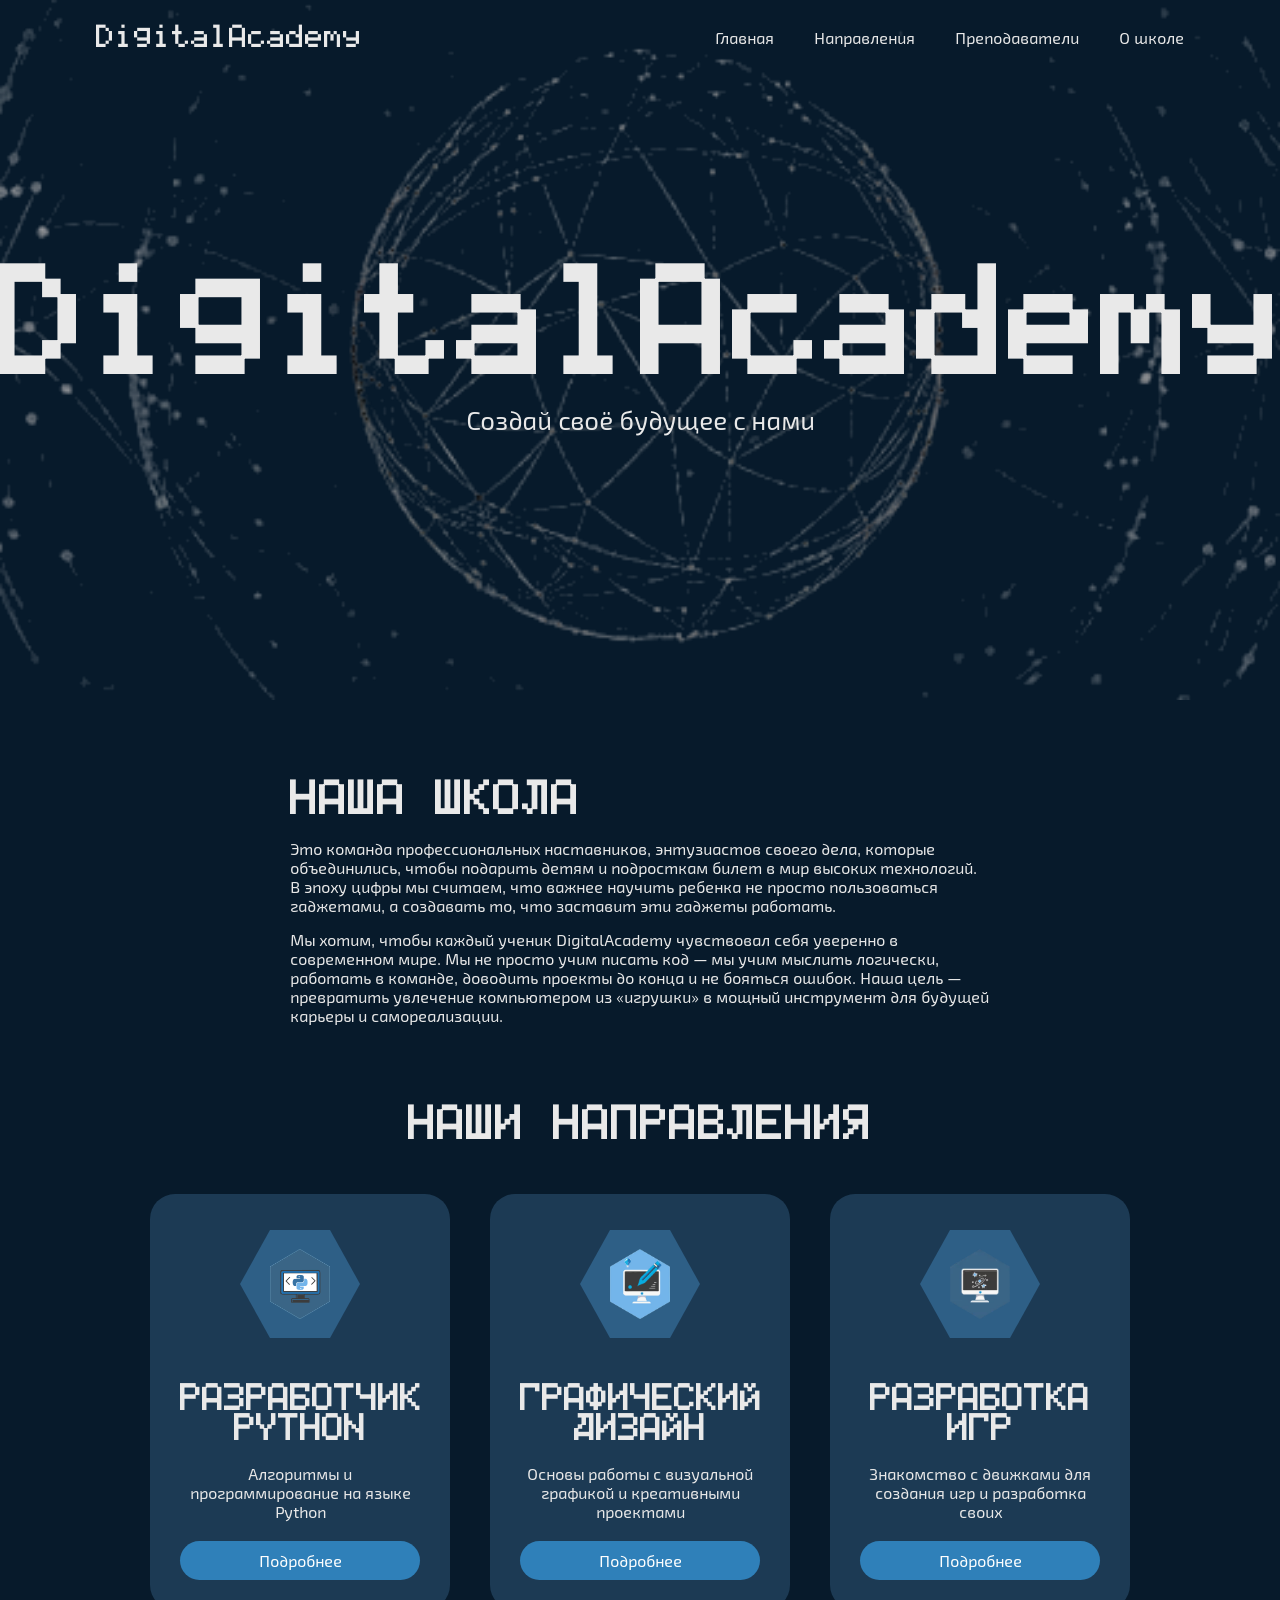
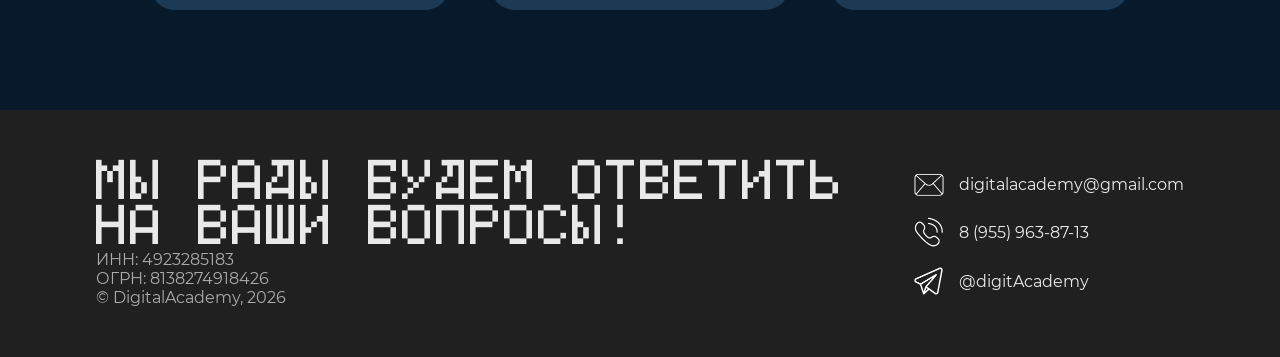
<file: index.html>
<!DOCTYPE html>
<html lang="ru">
<head>
  <meta charset="UTF-8">
  <meta name="viewport" content="width=device-width, initial-scale=1.0">
  <title>DigitalAcademy</title>
  <script src="js/transition.js"></script>
  <link rel="stylesheet" href="styles/style.css">
</head>
<body>

<header class="header">
  <div class="container header-row">
    <div class="logo">DigitalAcademy</div>
    <nav class="nav">
      <a href="index.html">Главная</a>
      <a href="directions.html">Направления</a>
      <a href="teacher.html">Преподаватели</a>
      <a href="#">О школе</a>
    </nav>
  </div>
</header>

<section class="hero">
  <div class="hero-content">
    <h1>DigitalAcademy</h1>
    <p>Создай своё будущее с нами</p>
  </div>
</section>

<section class="about container">
  <h2>НАША ШКОЛА</h2>
  <p>
    Это команда профессиональных наставников, энтузиастов своего дела, которые объединились, 
чтобы подарить детям и подросткам билет в мир высоких технологий. В эпоху цифры мы считаем, 
что важнее научить ребенка не просто пользоваться гаджетами, а создавать то, что заставит эти гаджеты работать.
  </p>
  <p>
    Мы хотим, чтобы каждый ученик DigitalAcademy чувствовал себя уверенно в современном мире. 
Мы не просто учим писать код — мы учим мыслить логически, работать в команде, доводить проекты до конца и 
не бояться ошибок. Наша цель — превратить увлечение компьютером из «игрушки» в мощный инструмент 
для будущей карьеры и самореализации.
  </p>
</section>

<section class="directions container">
  <h2>НАШИ НАПРАВЛЕНИЯ</h2>

  <div class="cards">

    <div class="card">
      <div class="hex"><img src="img/python.avif" alt="карточка"></div>
      <h3>РАЗРАБОТЧИК PYTHON</h3>
      <p>Алгоритмы и программирование на языке Python</p>
      <a href="directions.html#python" class="btn">Подробнее</a>
    </div>

    <div class="card">
      <div class="hex"><img src="img/design.avif" alt="карточка"></div>
      <h3>ГРАФИЧЕСКИЙ ДИЗАЙН</h3>
      <p>Основы работы с визуальной графикой и креативными проектами</p>
      <a href="directions.html#design" class="btn">Подробнее</a>
    </div>

    <div class="card">
      <div class="hex"><img src="img/game.avif" alt="карточка"></div>
      <h3>РАЗРАБОТКА ИГР</h3>
      <p>Знакомство с движками для создания игр и разработка своих</p>
      <a href="directions.html#games" class="btn">Подробнее</a>
    </div>

  </div>
</section>

<footer class="footer">
  <div class="container footer-row">
    <div class="footer-left">
      <div class="footer-title">МЫ РАДЫ БУДЕМ ОТВЕТИТЬ НА ВАШИ ВОПРОСЫ!</div>
      <p>ИНН: 4923285183</p>
      <p>ОГРН: 8138274918426</p>
      <p>© DigitalAcademy, 2026</p>
    </div>
    <div class="footer-right">
      <div class="contact">
        <img src="img/mail.png" alt="логопочта">
        <span>digitalacademy@gmail.com</span>
      </div>
      <div class="contact">
        <img src="img/phone.png" alt="логотелефон">
        <span>8 (955) 963-87-13</span>
      </div>
      <div class="contact">
        <img src="img/tg.png" alt="логотг">
        <span>@digitAcademy</span>
      </div>
    </div>
  </div>
</footer>
</body>
</html>
</file>
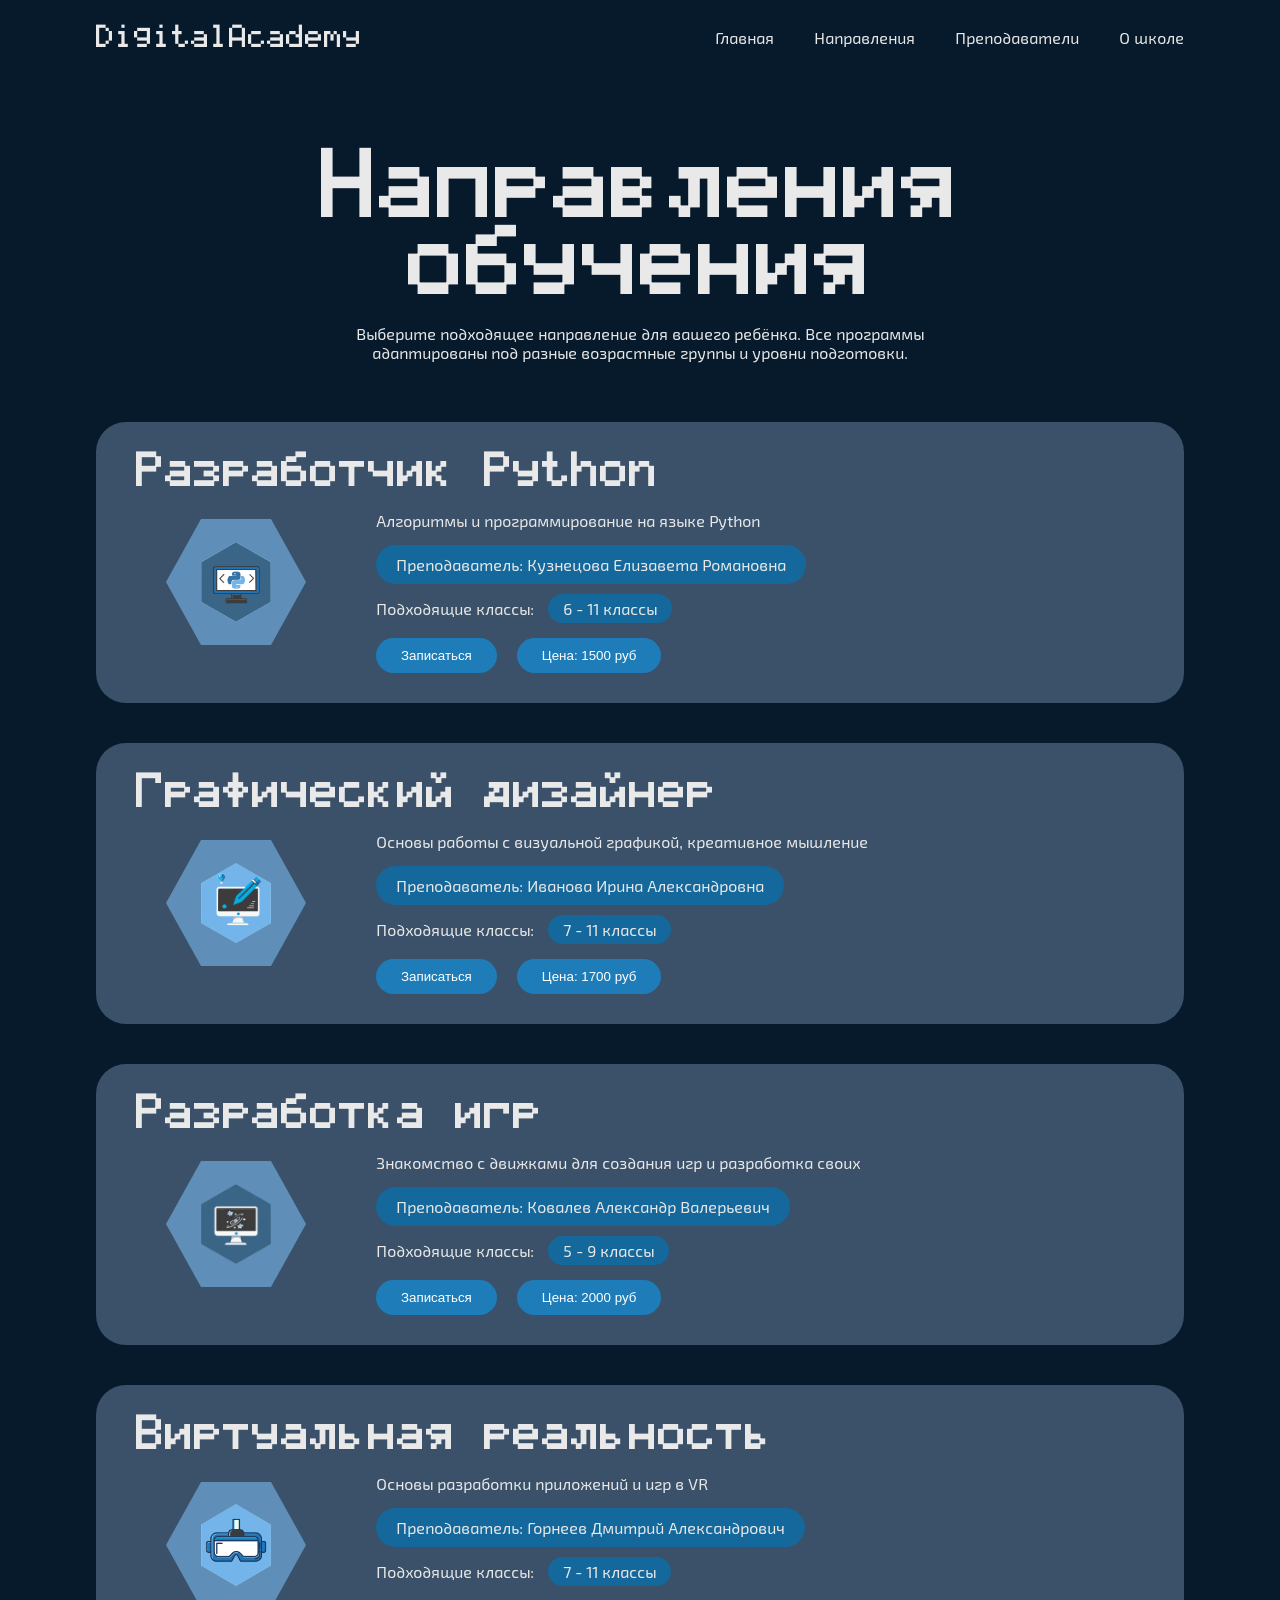
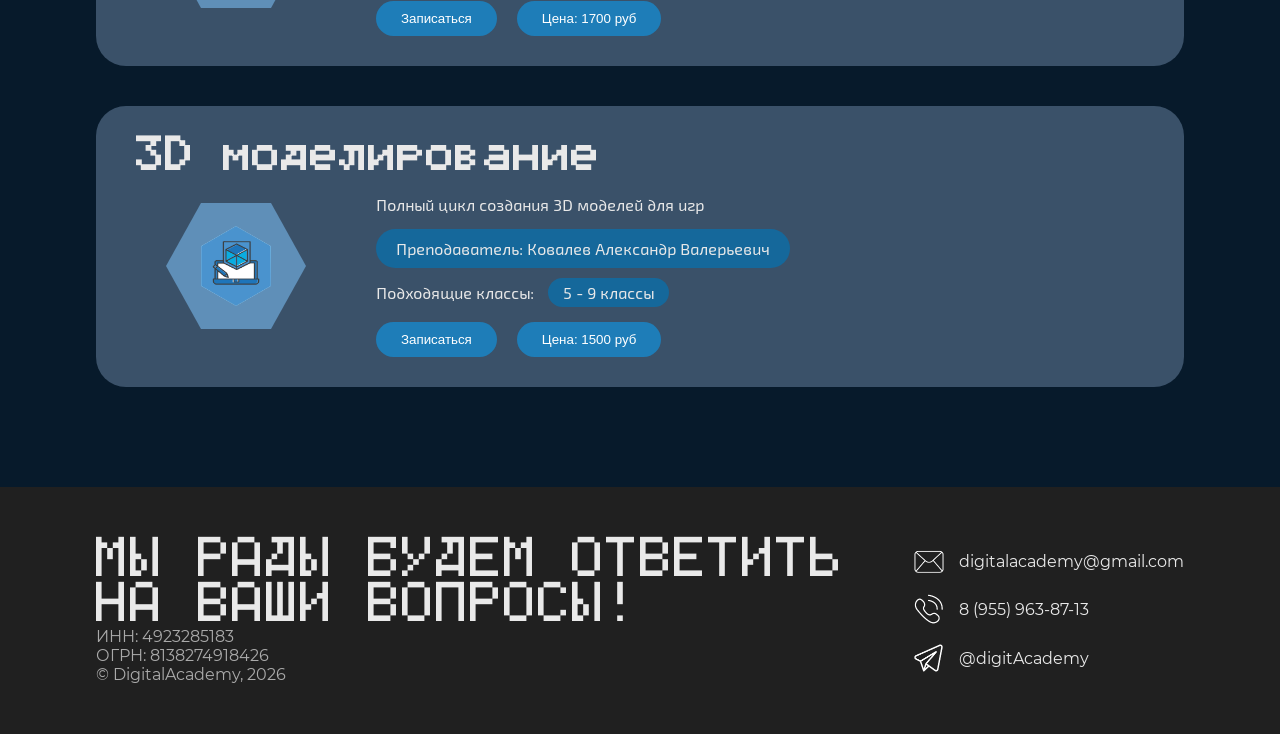
<file: directions.html>
<!DOCTYPE html>
<html lang="ru">
<head>
  <meta charset="UTF-8">
  <meta name="viewport" content="width=device-width, initial-scale=1.0">
  <title>Направления</title>
  <script src="js/transition.js"></script>
  <link rel="stylesheet" href="styles/style.css">
  <link rel="stylesheet" href="styles/styledirections.css">
</head>

<body>

<header class="header">
  <div class="container header-row">
    <div class="logo">DigitalAcademy</div>
    <nav class="nav">
      <a href="index.html">Главная</a>
      <a href="directions.html">Направления</a>
      <a href="teacher.html">Преподаватели</a>
      <a href="#">О школе</a>
    </nav>
  </div>
</header>


<section class="directions-page container">
  <h1 class="page-title">Направления обучения</h1>
  <p class="page-subtitle">
    Выберите подходящее направление для вашего ребёнка.
    Все программы адаптированы под разные возрастные группы и уровни подготовки.
  </p>

  <div class="courses">
    <div class="course" id="python">
      <h2>Разработчик Python</h2>
      <div class="course-grid">
        <div class="left">
          <div class="hex">
            <img src="img/python.avif" alt="карточка">
          </div>
        </div>
        <div class="right">
          <p>Алгоритмы и программирование на языке Python</p>
          <div class="teacher">
            Преподаватель: Кузнецова Елизавета Романовна
          </div>
          <div class="classes">
            Подходящие классы:
            <span>6 - 11 классы</span>
          </div>
          <div class="buttons">
            <button>Записаться</button>
            <button class="outline">Цена: 1500 руб</button>
          </div>
        </div>
      </div>
    </div>

    <div class="course" id="design">
      <h2>Графический дизайнер</h2>
      <div class="course-grid">
        <div class="left">
          <div class="hex">
            <img src="img/design.avif" alt="карточка">
          </div>
        </div>
        <div class="right">
          <p>Основы работы с визуальной графикой, креативное мышление</p>
          <div class="teacher">
            Преподаватель: Иванова Ирина Александровна
          </div>
          <div class="classes">
            Подходящие классы:
            <span>7 - 11 классы</span>
          </div>
          <div class="buttons">
            <button>Записаться</button>
            <button class="outline">Цена: 1700 руб</button>
          </div>
        </div>
      </div>
    </div>

    <div class="course" id="games">
      <h2>Разработка игр</h2>
      <div class="course-grid">
        <div class="left">
          <div class="hex">
            <img src="img/game.avif" alt="карточка">
          </div>
        </div>
        <div class="right">
          <p>Знакомство с движками для создания игр и разработка своих</p>
          <div class="teacher">
            Преподаватель: Ковалев Александр Валерьевич
          </div>
          <div class="classes">
            Подходящие классы:
            <span>5 - 9 классы</span>
          </div>
          <div class="buttons">
            <button>Записаться</button>
            <button class="outline">Цена: 2000 руб</button>
          </div>
        </div>
      </div>
    </div>

    <div class="course" id="vr">
      <h2>Виртуальная реальность</h2>
      <div class="course-grid">
        <div class="left">
          <div class="hex">
            <img src="img/vr.avif" alt="карточка">
          </div>
        </div>
        <div class="right">
          <p>Основы разработки приложений и игр в VR</p>
          <div class="teacher">
            Преподаватель: Горнеев Дмитрий Александрович
          </div>
          <div class="classes">
            Подходящие классы:
            <span>7 - 11 классы</span>
          </div>
          <div class="buttons">
            <button>Записаться</button>
            <button class="outline">Цена: 1700 руб</button>
          </div>
        </div>
      </div>
    </div>

    <div class="course" id="modeling">
      <h2>3D моделирование</h2>
      <div class="course-grid">
        <div class="left">
          <div class="hex">
            <img src="img/3d.avif" alt="карточка">
          </div>
        </div>
        <div class="right">
          <p>Полный цикл создания 3D моделей для игр</p>
          <div class="teacher">
            Преподаватель: Ковалев Александр Валерьевич
          </div>
          <div class="classes">
            Подходящие классы:
            <span>5 - 9 классы</span>
          </div>
          <div class="buttons">
            <button>Записаться</button>
            <button class="outline">Цена: 1500 руб</button>
          </div>
        </div>
      </div>
    </div>
  </div>
</section>

<footer class="footer">
  <div class="container footer-row">
    <div class="footer-left">
      <div class="footer-title">МЫ РАДЫ БУДЕМ ОТВЕТИТЬ НА ВАШИ ВОПРОСЫ!</div>
      <p>ИНН: 4923285183</p>
      <p>ОГРН: 8138274918426</p>
      <p>© DigitalAcademy, 2026</p>
    </div>
    <div class="footer-right">
      <div class="contact">
        <img src="img/mail.png" alt="логопочта">
        <span>digitalacademy@gmail.com</span>
      </div>
      <div class="contact">
        <img src="img/phone.png" alt="логотелефон">
        <span>8 (955) 963-87-13</span>
      </div>
      <div class="contact">
        <img src="img/tg.png" alt="логотг">
        <span>@digitAcademy</span>
      </div>
    </div>
  </div>
</footer>
</body>
</html>
</file>
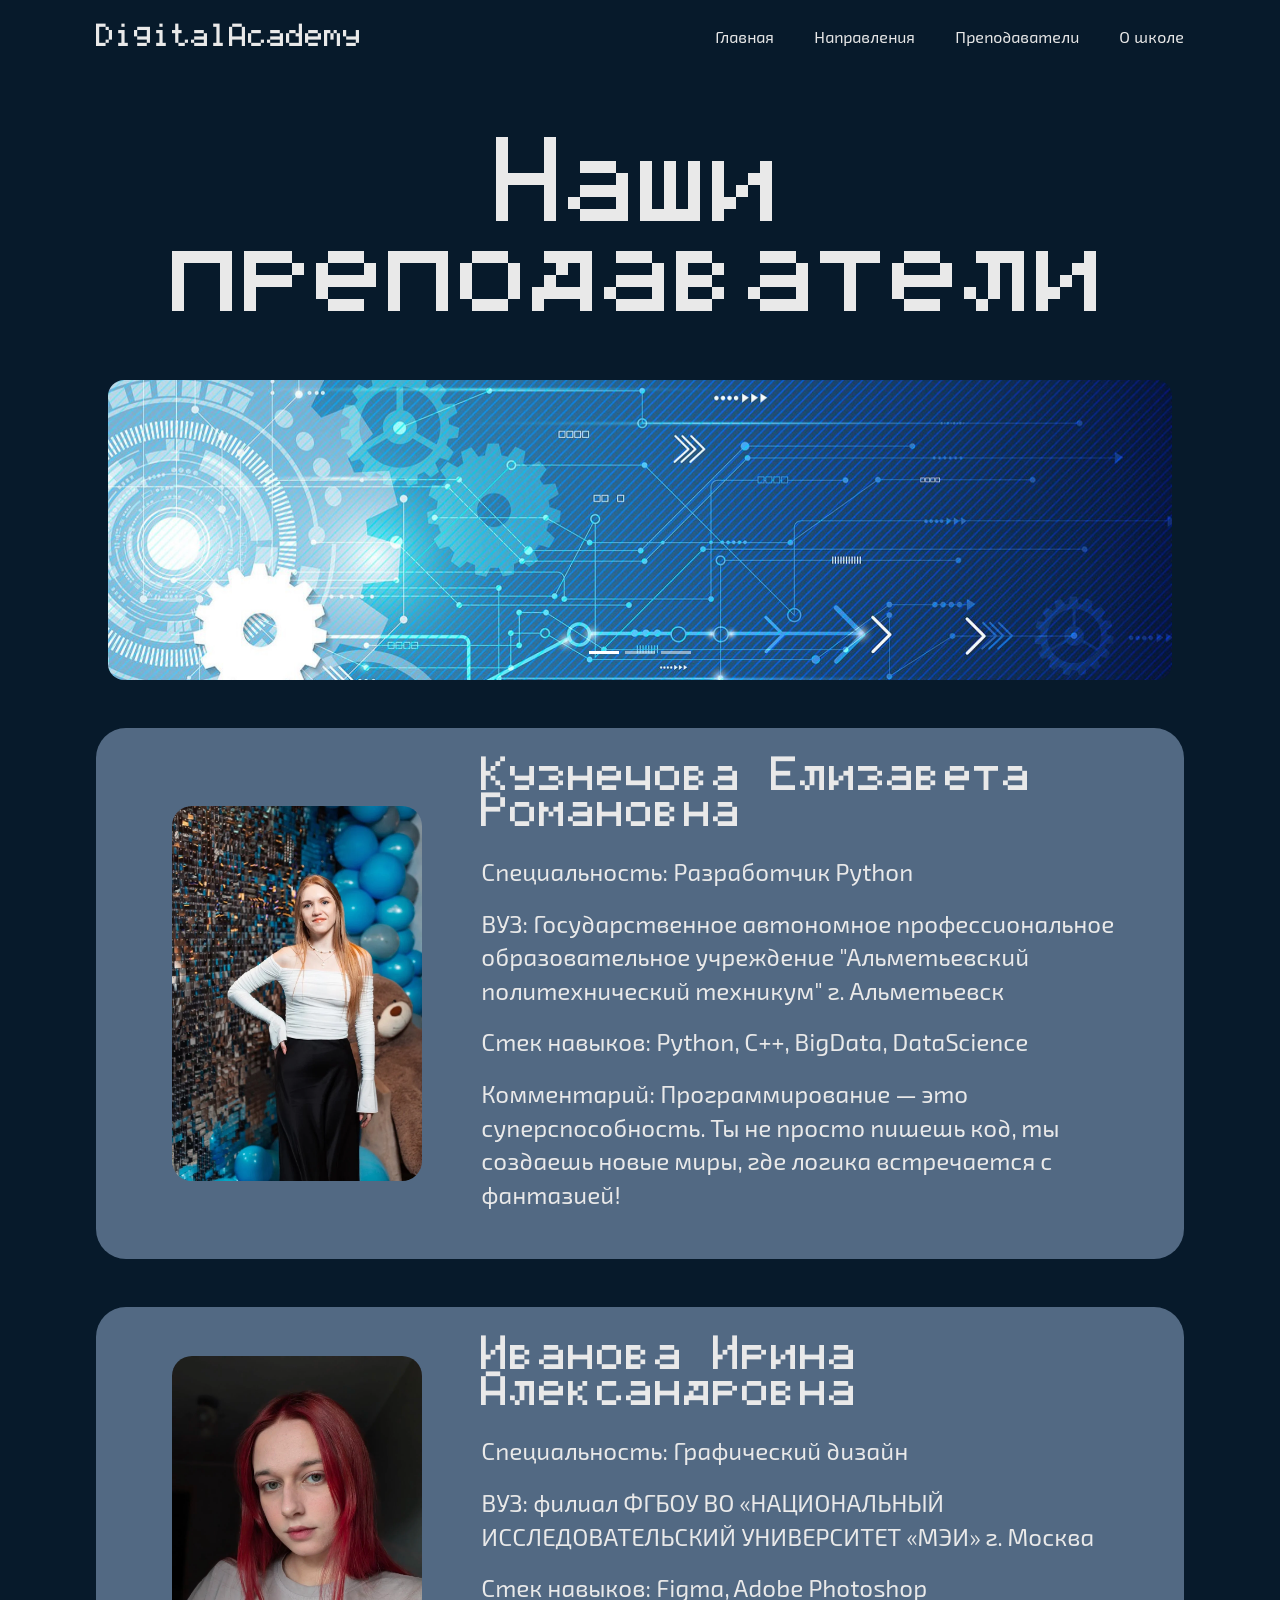
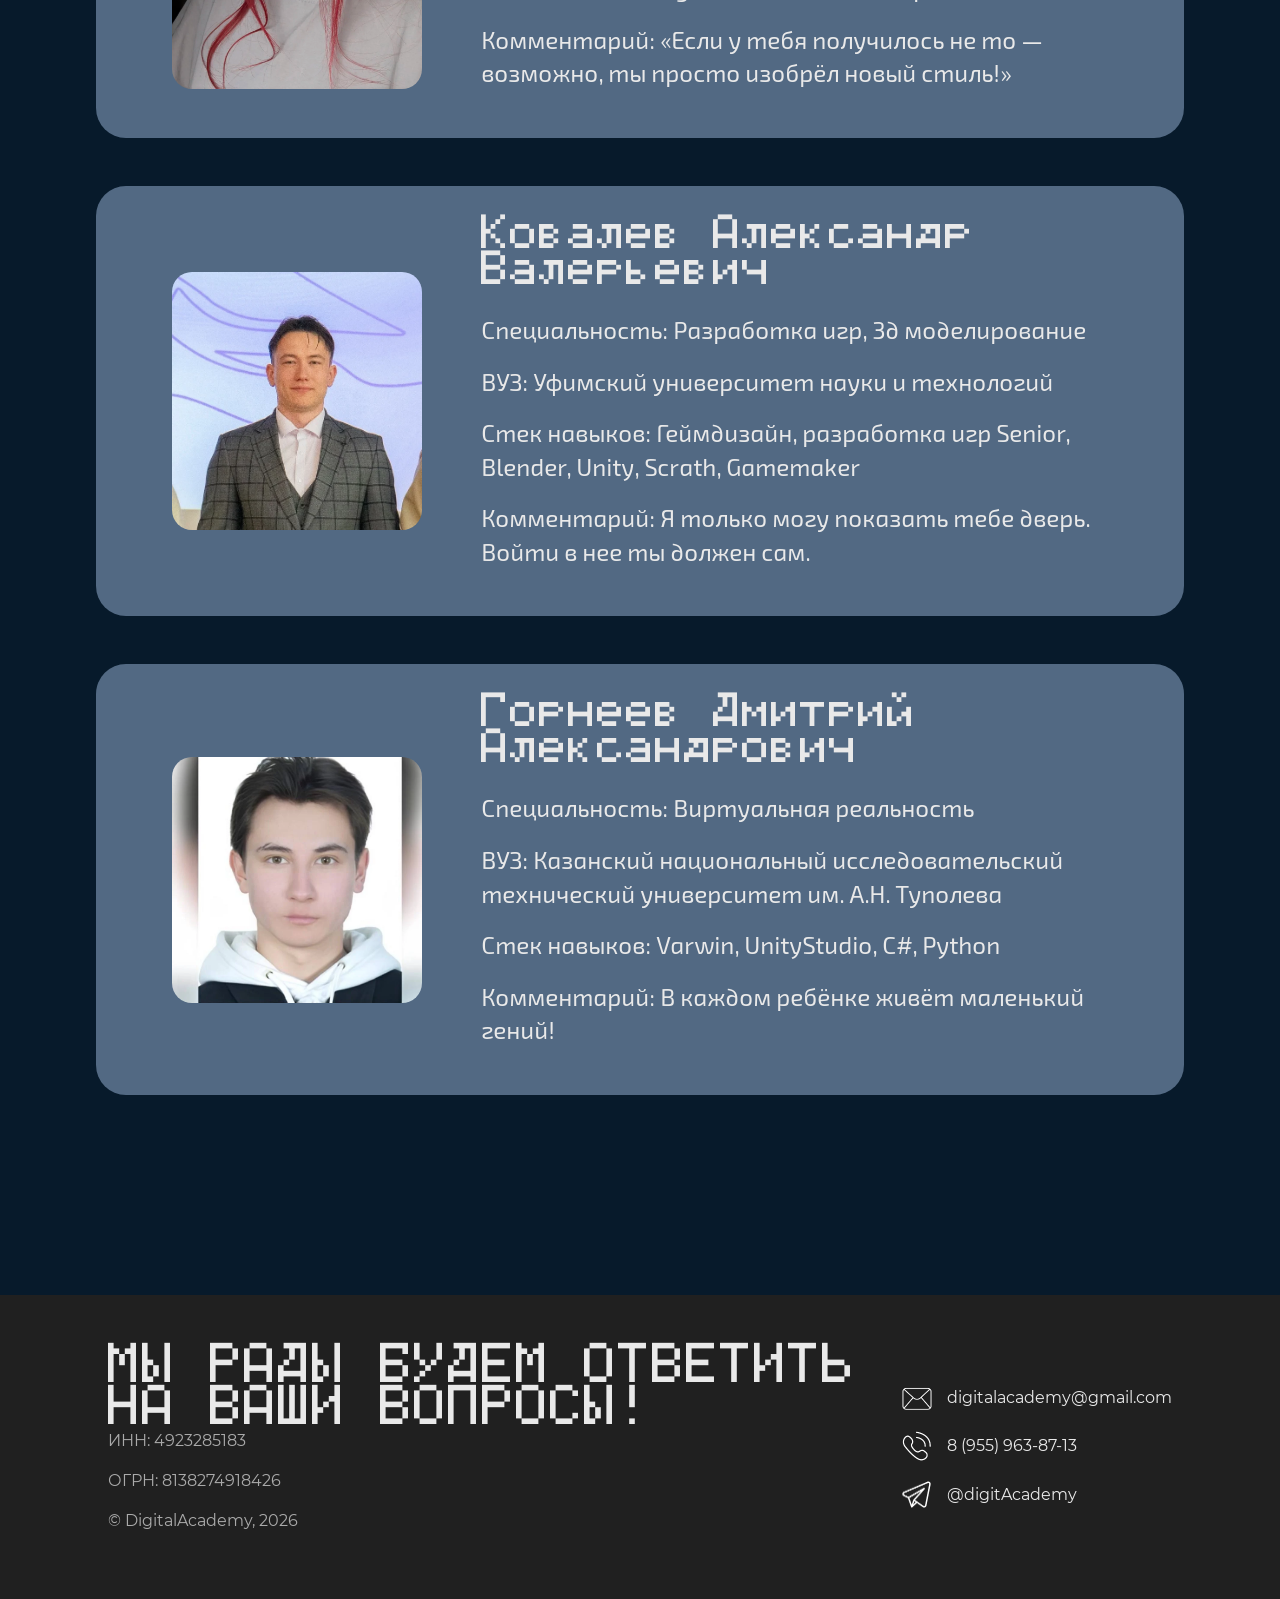
<file: teacher.html>
<!DOCTYPE html>
<html lang="ru">
<head>
    <meta charset="UTF-8">
    <meta name="viewport" content="width=device-width, initial-scale=1.0">
    <title>Преподаватели</title>
    <script src="js/transition.js"></script>
    <link href="https://cdn.jsdelivr.net/npm/bootstrap@5.3.3/dist/css/bootstrap.min.css" rel="stylesheet">
    <link rel="stylesheet" href="styles/style.css">
    <link rel="stylesheet" href="styles/styleteacher.css">
</head>
<body>
<header class="header">
  <div class="container header-row">
    <div class="logo">DigitalAcademy</div>
    <nav class="nav">
      <a href="index.html">Главная</a>
      <a href="directions.html">Направления</a>
      <a href="teacher.html">Преподаватели</a>
      <a href="#">О школе</a>
    </nav>
  </div>
</header>
<section class="teachers-section container">
    <h1 class="teachers-title text-center">
        Наши <br>
        преподаватели
    </h1>
    <div id="teacherCarousel" class="carousel slide mb-5" data-bs-ride="carousel">
        <div class="carousel-indicators">
            <button type="button" data-bs-target="#teacherCarousel" data-bs-slide-to="0" class="active"></button>
            <button type="button" data-bs-target="#teacherCarousel" data-bs-slide-to="1"></button>
            <button type="button" data-bs-target="#teacherCarousel" data-bs-slide-to="2"></button>
        </div>
        <div class="carousel-inner rounded-4 overflow-hidden">
            <div class="carousel-item active">
                <img src="img/baner1.jpg" class="d-block w-100" alt="банер">
            </div>
            <div class="carousel-item">
                <img src="img/banner2.png" class="d-block w-100" alt="банер">
            </div>
            <div class="carousel-item">
                <img src="img/banner3.png" class="d-block w-100" alt="банер">
            </div>
        </div>
    </div>
    <div class="row g-5">
        <div class="col-12">
            <div class="teacher-card row align-items-center">
                <div class="col-lg-4 text-center">
                    <img src="img/teacher1.png" class="teacher-photo img-fluid" alt="учитель">
                </div>
                <div class="col-lg-8">
                    <h2>
                        Кузнецова Елизавета Романовна
                    </h2>
                    <p>
                        <span>Специальность:</span>
                        Разработчик Python
                    </p>
                    <p>
                        <span>ВУЗ:</span>
                        Государственное автономное профессиональное образовательное учреждение "Альметьевский политехнический техникум" г. Альметьевск
                    </p>
                    <p>
                        <span>Стек навыков:</span>
                        Python, C++, BigData, DataScience
                    </p>
                    <p>
                        <span>Комментарий:</span>
                        Программирование — это суперспособность. Ты не просто пишешь код, ты создаешь новые миры, где логика встречается с фантазией!
                    </p>
                </div>
            </div>
        </div>
        <div class="col-12">
            <div class="teacher-card row align-items-center">
                <div class="col-lg-4 text-center">
                    <img src="img/teacher2.png" class="teacher-photo img-fluid" alt="учитель">
                </div>
                <div class="col-lg-8">
                    <h2>
                        Иванова Ирина Александровна
                    </h2>
                    <p>
                        <span>Специальность:</span>
                        Графический дизайн
                    </p>
                    <p>
                        <span>ВУЗ:</span>
                        филиал ФГБОУ ВО «НАЦИОНАЛЬНЫЙ ИССЛЕДОВАТЕЛЬСКИЙ УНИВЕРСИТЕТ «МЭИ» г. Москва
                    </p>
                    <p>
                        <span>Стек навыков:</span>
                        Figma, Adobe Photoshop
                    </p>
                    <p>
                        <span>Комментарий:</span>
                        «Если у тебя получилось не то — возможно, ты просто изобрёл новый стиль!»
                    </p>
                </div>
            </div>
        </div>
        <div class="col-12">
            <div class="teacher-card row align-items-center">
                <div class="col-lg-4 text-center">
                    <img src="img/teacher3.png" class="teacher-photo img-fluid" alt="учитель">
                </div>

                <div class="col-lg-8">
                    <h2>
                        Ковалев Александр Валерьевич
                    </h2>
                    <p>
                        <span>Специальность:</span>
                        Разработка игр, 3д моделирование
                    </p>
                    <p>
                        <span>ВУЗ:</span>
                        Уфимский университет науки и технологий
                    </p>
                    <p>
                        <span>Стек навыков:</span>
                        Геймдизайн, разработка игр Senior, Blender, Unity, Scrath, Gamemaker
                    </p>
                    <p>
                        <span>Комментарий:</span>
                        Я только могу показать тебе дверь. Войти в нее ты должен сам.
                    </p>
                </div>
            </div>
        </div>
        <div class="col-12">
            <div class="teacher-card row align-items-center">
                <div class="col-lg-4 text-center">
                    <img src="img/teacher4.png" class="teacher-photo img-fluid" alt="учитель">
                </div>
                <div class="col-lg-8">
                    <h2>
                        Горнеев Дмитрий Александрович
                    </h2>
                    <p>
                        <span>Специальность:</span>
                        Виртуальная реальность
                    </p>
                    <p>
                        <span>ВУЗ:</span>
                        Казанский национальный исследовательский технический университет им. А.Н. Туполева
                    </p>
                    <p>
                        <span>Стек навыков:</span>
                        Varwin, UnityStudio, C#, Python
                    </p>
                    <p>
                        <span>Комментарий:</span>
                        В каждом ребёнке живёт маленький гений!
                    </p>
                </div>
            </div>
        </div>
    </div>
</section>

<footer class="footer">
  <div class="container footer-row">
    <div class="footer-left">
      <div class="footer-title">МЫ РАДЫ БУДЕМ ОТВЕТИТЬ НА ВАШИ ВОПРОСЫ!</div>
      <p>ИНН: 4923285183</p>
      <p>ОГРН: 8138274918426</p>
      <p>© DigitalAcademy, 2026</p>
    </div>
    <div class="footer-right">
      <div class="contact">
        <img src="img/mail.png" alt="логопочта">
        <span>digitalacademy@gmail.com</span>
      </div>
      <div class="contact">
        <img src="img/phone.png" alt="логотелефон">
        <span>8 (955) 963-87-13</span>
      </div>
      <div class="contact">
        <img src="img/tg.png" alt="логотг">
        <span>@digitAcademy</span>
      </div>
    </div>
  </div>
</footer>
<script src="https://cdn.jsdelivr.net/npm/bootstrap@5.3.3/dist/js/bootstrap.bundle.min.js"></script>
</body>
</html>
</file>
<file: styles/style.css>
@font-face {
  font-family: 'LCD';
  src: url('../fonts/LCD40x2Display-Regular.otf');
}

@font-face {
  font-family: 'Taylor';
  src: url('../fonts/TaylorSans-Regular.ttf');
}

@font-face {
  font-family: 'Montserrat';
  src: url('../fonts/Montserrat-Regular.ttf');
}

* {
  margin: 0;
  padding: 0;
  box-sizing: border-box;
}

body {
  font-family: 'Taylor', sans-serif;
  background: #071a2b;
  color: #E9E9E9;
}

.container {
  width: 85%;
  margin: 0 auto;
}

.header {
  position: absolute;
  width: 100%;
  z-index: 1000;
}

.header-row {
  display: flex;
  justify-content: space-between;
  align-items: center;
  padding: 25px 0;
}

.logo {
  font-family: 'LCD';
}

.nav {
  display: flex;
  gap: 40px;
}

.nav a {
  color: #E9E9E9;
  text-decoration: none;
}

.hero {
  height: 700px;
  background: url('../img/bg.png') center/cover no-repeat;
  position: relative;
  display: flex;
  align-items: center;
  justify-content: center;
  z-index: 1;
}

.hero::before {
  content: '';
  position: absolute;
  inset: 0;
  pointer-events: none;
  z-index: 1;
}

.hero-content {
  position: relative;
  text-align: center;
}

.hero h1 {
  font-family: 'LCD';
  font-size: clamp(16px, 6vw, 80px);
}

.hero p {
  font-size: clamp(16px, 2vw, 28px);
  margin-top: 15px;
}

.about {
  margin-top: 80px;
  max-width: 700px;
}

.about h2 {
  font-family: 'LCD';
  margin-bottom: 20px;
}

.about p {
  margin-bottom: 15px;
  color: #E9E9E9;
}

.directions {
  margin-top: 80px;
}

.directions h2 {
  text-align: center;
  font-family: 'LCD';
  margin-bottom: 50px;
}

.cards {
  display: flex;
  justify-content: center;
  gap: 40px;
}

.card {
  display: flex;
  flex-direction: column;
  gap: 20px;
  background: #1c3a54;
  border-radius: 25px;
  padding: 30px;
  width: 300px;
  text-align: center;
}

.hex {
  width: 120px;
  height: 120px;
  background: #2e5f86;
  clip-path: polygon(25% 5%, 75% 5%, 100% 50%, 75% 95%, 25% 95%, 0% 50%);
  display: flex;
  align-items: center;
  justify-content: center;
  margin: 0 auto 20px;
}

.hex img {
  width: 60px;
}

.card h3 {
  font-family: 'LCD';
}

.card p {
  color: #E9E9E9;
}

.card button {
  margin-top: 15px;
  padding: 10px 20px;
  border-radius: 20px;
  border: none;
  background: #15689B;
  color: #E9E9E9;
  font-family: 'Taylor';
  font-size: 20px;
}

.btn {
  display: inline-block;
  padding: 10px 25px;
  border-radius: 20px;
  background: #2f80b9;
  color: #fff;
  text-decoration: none;
}

.footer {
  margin-top: 100px;
  background: #202020;
  padding: 50px 0;
}

.footer-row {
  display: flex;
  justify-content: space-between;
  align-items: center;
}

.footer-title {
  font-family: 'LCD';
  font-size: 28px;
}

.footer-left p {
  font-family: 'Montserrat';
  color: #aaa;
}

.footer-right {
  display: flex;
  flex-direction: column;
  gap: 20px;
}

.contact {
  display: flex;
  align-items: center;
  gap: 15px;
  font-family: 'Montserrat';
}

.contact img {
  width: 30px;
}

html {
  scroll-behavior: smooth;
}
body {
    opacity: 0;
    transition: opacity 0.4s ease;
}

body.fade-in {
    opacity: 1;
}

body.fade-out {
    opacity: 0;
}
</file>
<file: styles/styledirections.css>
.directions-page {
  padding-top: 150px;
}

.page-title {
  text-align: center;
  font-family: 'LCD';
  font-size: 48px;
  margin-bottom: 20px;
}

.page-subtitle {
  text-align: center;
  max-width: 650px;
  margin: 0 auto 60px;
  color: #E9E9E9;
}

.courses {
  display: grid;
  gap: 40px;
}

.course {
  background: #3A5169;
  border-radius: 30px;
  padding: 30px 40px;
}

.course h2 {
  font-family: 'LCD';
  margin-bottom: 20px;
}


.course-grid {
  display: grid;
  grid-template-columns: 200px 1fr;
  gap: 40px;
  align-items: center;
}


.hex {
  width: 140px;
  height: 140px;
  background: #5f8fb8;
  clip-path: polygon(25% 5%, 75% 5%, 100% 50%, 75% 95%, 25% 95%, 0% 50%);
  display: flex;
  align-items: center;
  justify-content: center;
}

.hex img {
  width: 70px;
}


.right p {
  margin-bottom: 15px;
}

.teacher {
  background: #15689B;
  padding: 10px 20px;
  border-radius: 20px;
  display: inline-block;
  margin-bottom: 15px;
}

.classes {
  margin-bottom: 20px;
}

.classes span {
  background: #15689B;
  padding: 5px 15px;
  border-radius: 15px;
  margin-left: 10px;
}


.buttons {
  display: flex;
  gap: 20px;
}

button {
  padding: 10px 25px;
  border-radius: 20px;
  border: none;
  background: #1E7DB8;
  color: #fff;
  cursor: pointer;
}

button.outline {
  background: #1E7DB8;
}


.course {
  transition: 0.3s;
}

.course:hover {
  transform: translateY(-5px);
}
</file>
<file: styles/styleteacher.css>
.teachers-section {
    padding-top: 140px;
    padding-bottom: 100px;
}

.teachers-title {
    font-family: 'LCD';
    font-size: 60px;
    line-height: 1.5;
    margin-bottom: 60px;
}

.carousel {
    max-width: 1100px;
    margin: 0 auto 50px;
}

.carousel img {
    height: 300px;
    object-fit: cover;
}

.teacher-card {
    background: #526983;
    border-radius: 30px;
    padding: 30px;
}

.teacher-photo {
    width: 250px;
    border-radius: 20px;
}

.teacher-card h2 {
    font-family: 'LCD';
    font-size: 24px;
    margin-bottom: 25px;
    line-height: 1.5;
}

.teacher-card p {
    font-size: 24px;
    line-height: 1.4;
    margin-bottom: 18px;
}
</file>
